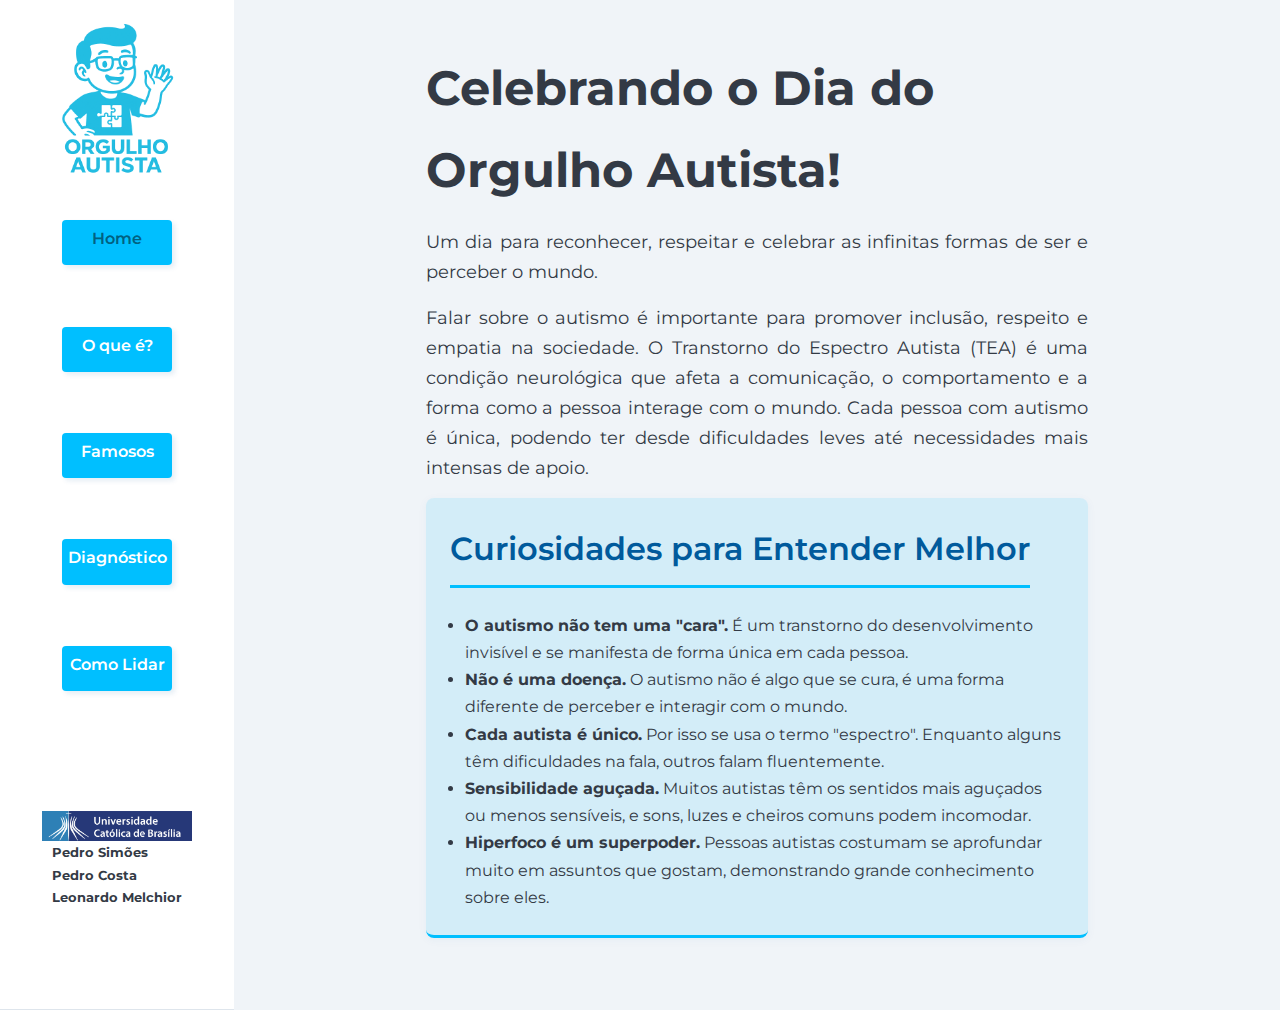
<file: index.html>
<!DOCTYPE html>
<html lang="pt-br">
<head>
    <meta charset="UTF-8">
    <meta name="viewport" content="width=device-width, initial-scale=1.0">
    <title>Dia do Orgulho Autista - Celebrando a Neurodiversidade</title>
    <link rel="stylesheet" href="style.css">
</head>
<body>
    <header class="site-header">
        
        <div class="container">
            <a href="index.html"><img src="logo.png" alt="Logo NeuroDiverso" style="width: 170px;"></a>
            <nav class="main-nav" >
                <div class="nav-div" id="nav-active">
                    <a href="index.html" id="active">Home</a>
                </div>
                <div class="nav-div">
                    <a href="o-que-e.html">O que é?</a>
                </div>
                <div class="nav-div">
                    <a href="famosos.html">Famosos</a>
                </div>
                <div class="nav-div">
                    <a href="diagnostico.html">Diagnóstico</a>
                </div>
                <div class="nav-div">
                    <a href="como-lidar.html">Como Lidar</a>
                </div>
            </nav>
        </div>

        <div id="names" >
            <img src="./Captura de tela 2025-06-13 204924.png" style="width: 150px; margin-top: 80px">
            <h5 >
                Pedro Simões <br>
                Pedro Costa <br>
                Leonardo Melchior <br>
            </h5>
            
        </div>
        
    </header>

    <main class="main-content">
        <h1>Celebrando o Dia do Orgulho Autista!</h1>
        <p class="subtitle">Um dia para reconhecer, respeitar e celebrar as infinitas formas de ser e perceber o mundo.</p>
        
        <p>Falar sobre o autismo é importante para promover inclusão, respeito e empatia na sociedade.  O Transtorno do Espectro Autista (TEA) é uma condição neurológica que afeta a comunicação, o comportamento e a forma como a pessoa interage com o mundo.  Cada pessoa com autismo é única, podendo ter desde dificuldades leves até necessidades mais intensas de apoio. </p>
        
        <div class="card">
            <h2>Curiosidades para Entender Melhor</h2>
            <ul class="styled-list">
                <li><strong>O autismo não tem uma "cara".</strong> É um transtorno do desenvolvimento invisível e se manifesta de forma única em cada pessoa. </li>
                <li><strong>Não é uma doença.</strong> O autismo não é algo que se cura, é uma forma diferente de perceber e interagir com o mundo. </li>
                <li><strong>Cada autista é único.</strong> Por isso se usa o termo "espectro".  Enquanto alguns têm dificuldades na fala, outros falam fluentemente. </li>
                <li><strong>Sensibilidade aguçada.</strong> Muitos autistas têm os sentidos mais aguçados ou menos sensíveis, e sons, luzes e cheiros comuns podem incomodar. </li>
                <li><strong>Hiperfoco é um superpoder.</strong> Pessoas autistas costumam se aprofundar muito em assuntos que gostam, demonstrando grande conhecimento sobre eles. </li>
            </ul>
        </div>
    </main>

</body>
</html>
</file>
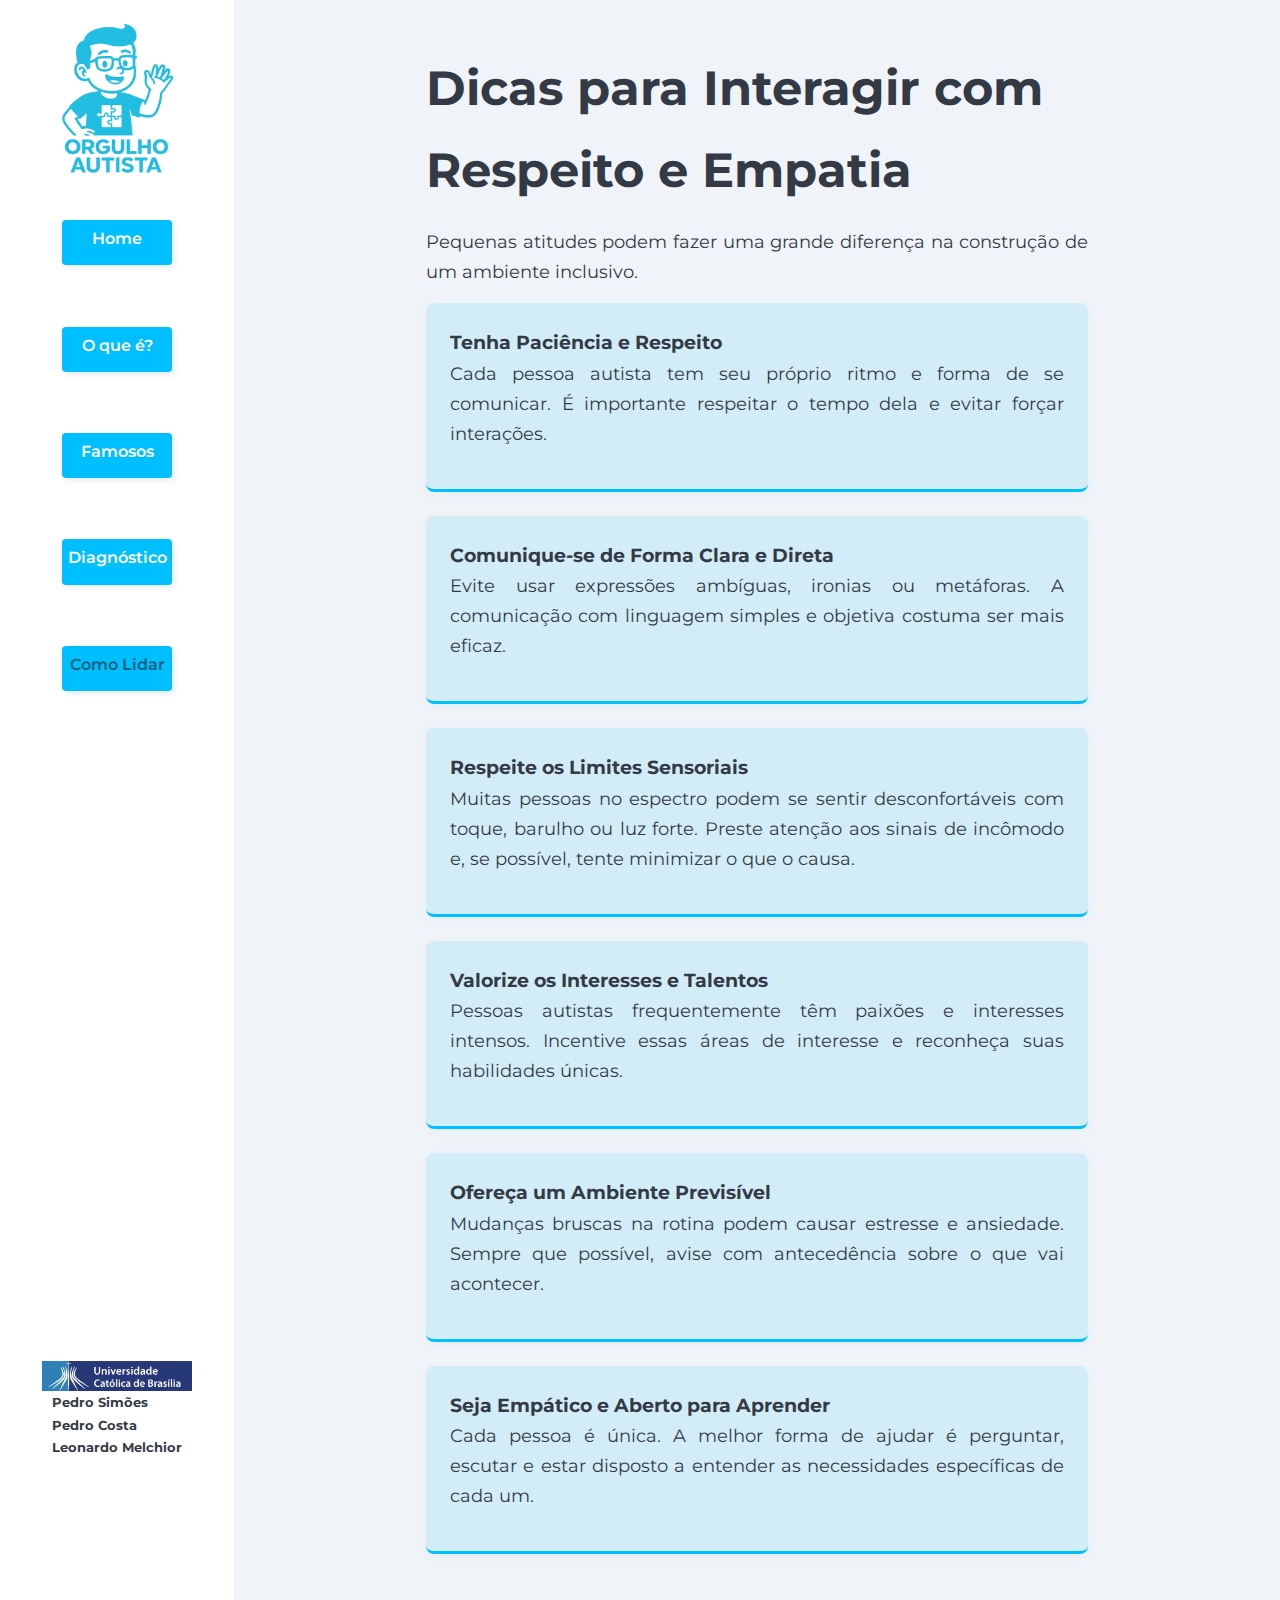
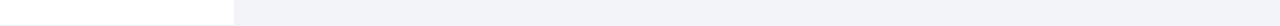
<file: como-lidar.html>
<!DOCTYPE html>
<html lang="pt-br">
<head>
    <meta charset="UTF-8">
    <meta name="viewport" content="width=device-width, initial-scale=1.0">
    <title>Como Lidar e Apoiar - NeuroDiverso</title>
    <link rel="stylesheet" href="style.css">
</head>
<body>
    <header class="site-header">
        <div class="container">
            <a href="index.html"><img src="logo.png" alt="Logo NeuroDiverso" style="width: 170px;"></a>
            <nav class="main-nav" >
                <div class="nav-div" >
                    <a href="index.html" >Home</a>
                </div>
                <div class="nav-div">
                    <a href="o-que-e.html">O que é?</a>
                </div>
                <div class="nav-div">
                    <a href="famosos.html">Famosos</a>
                </div>
                <div class="nav-div" >
                    <a href="diagnostico.html" >Diagnóstico</a>
                </div>
                <div class="nav-div" id="nav-active">
                    <a href="como-lidar.html" id="active">Como Lidar</a>
                </div>
            </nav>
        </div>

        <div id="names" style="margin-top: 190px;">
            <img src="./Captura de tela 2025-06-13 204924.png" style="width: 150px; margin-top: 480px">
            <h5 >
                Pedro Simões <br>
                Pedro Costa <br>
                Leonardo Melchior <br>
            </h5>
            
        </div>
        
    </header>

    <main class="main-content">
        <h1>Dicas para Interagir com Respeito e Empatia</h1>
        <p class="subtitle">Pequenas atitudes podem fazer uma grande diferença na construção de um ambiente inclusivo.</p>
        
        <div class="card">
            <h3>Tenha Paciência e Respeito </h3>
            <p>Cada pessoa autista tem seu próprio ritmo e forma de se comunicar.  É importante respeitar o tempo dela e evitar forçar interações. </p>
        </div>
        
        <div class="card">
            <h3>Comunique-se de Forma Clara e Direta </h3>
            <p>Evite usar expressões ambíguas, ironias ou metáforas.  A comunicação com linguagem simples e objetiva costuma ser mais eficaz. </p>
        </div>

        <div class="card">
            <h3>Respeite os Limites Sensoriais </h3>
            <p>Muitas pessoas no espectro podem se sentir desconfortáveis com toque, barulho ou luz forte.  Preste atenção aos sinais de incômodo e, se possível, tente minimizar o que o causa. </p>
        </div>

        <div class="card">
            <h3>Valorize os Interesses e Talentos </h3>
            <p>Pessoas autistas frequentemente têm paixões e interesses intensos.  Incentive essas áreas de interesse e reconheça suas habilidades únicas. </p>
        </div>

        <div class="card">
            <h3>Ofereça um Ambiente Previsível </h3>
            <p>Mudanças bruscas na rotina podem causar estresse e ansiedade.  Sempre que possível, avise com antecedência sobre o que vai acontecer. </p>
        </div>

        <div class="card">
            <h3>Seja Empático e Aberto para Aprender </h3>
            <p>Cada pessoa é única.  A melhor forma de ajudar é perguntar, escutar e estar disposto a entender as necessidades específicas de cada um. </p>
        </div>
    </main>

</body>
</html>
</file>
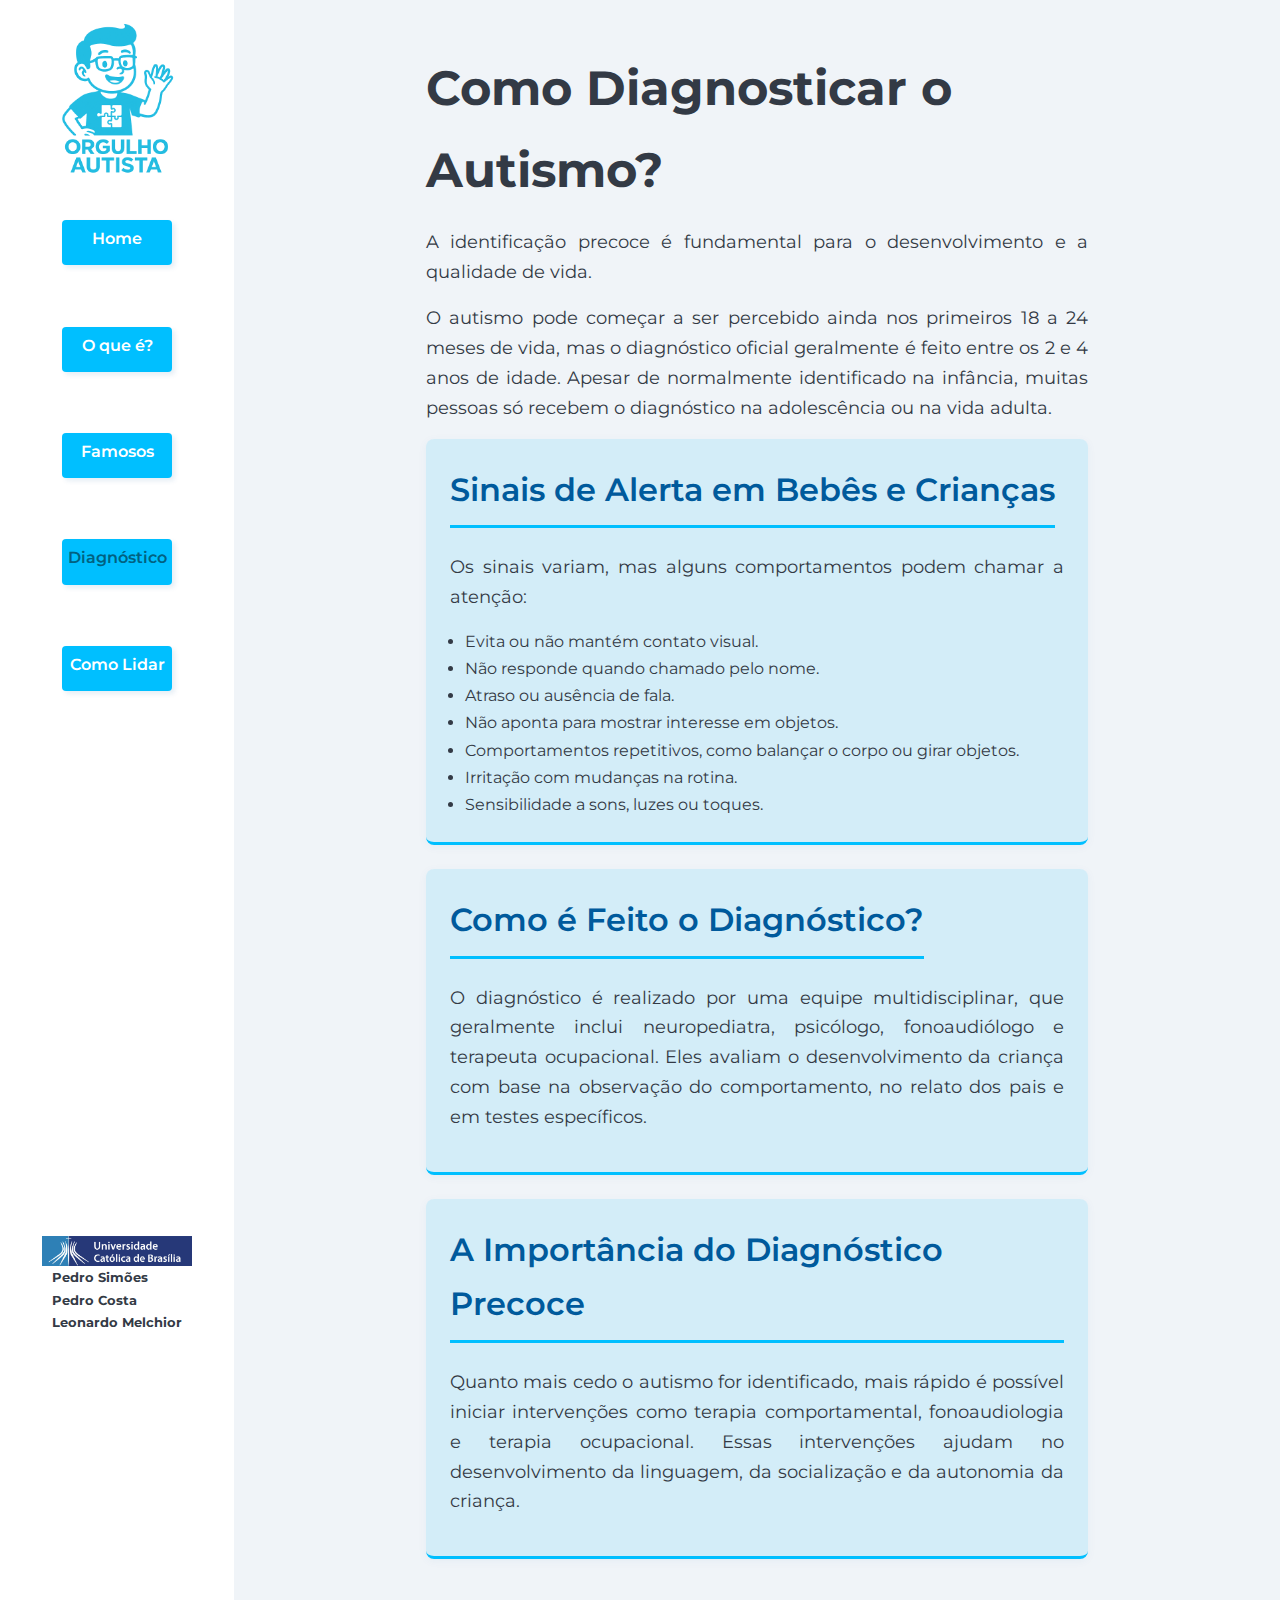
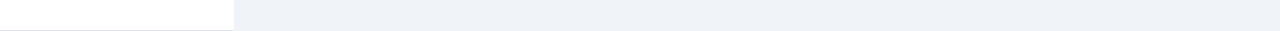
<file: diagnostico.html>
<!DOCTYPE html>
<html lang="pt-br">
<head>
    <meta charset="UTF-8">
    <meta name="viewport" content="width=device-width, initial-scale=1.0">
    <title>Diagnóstico do Autismo - NeuroDiverso</title>
    <link rel="stylesheet" href="style.css">
</head>
<body>
    <header class="site-header">
        <div class="container">
            <a href="index.html"><img src="logo.png" alt="Logo NeuroDiverso" style="width: 170px;"></a>
            <nav class="main-nav" >
                <div class="nav-div" >
                    <a href="index.html" >Home</a>
                </div>
                <div class="nav-div">
                    <a href="o-que-e.html">O que é?</a>
                </div>
                <div class="nav-div">
                    <a href="famosos.html">Famosos</a>
                </div>
                <div class="nav-div" id="nav-active">
                    <a href="diagnostico.html" id="active">Diagnóstico</a>
                </div>
                <div class="nav-div">
                    <a href="como-lidar.html">Como Lidar</a>
                </div>
            </nav>
        </div>

        <div id="names" style="margin-top: 310px;">
            <img src="./Captura de tela 2025-06-13 204924.png" style="width: 150px; margin-top: 235px">
            <h5 >
                Pedro Simões <br>
                Pedro Costa <br>
                Leonardo Melchior <br>
            </h5>
            
        </div>
        
    </header>

    <main class="main-content">
        <h1>Como Diagnosticar o Autismo?</h1>
        <p class="subtitle">A identificação precoce é fundamental para o desenvolvimento e a qualidade de vida.</p>
        
        <p>O autismo pode começar a ser percebido ainda nos primeiros 18 a 24 meses de vida, mas o diagnóstico oficial geralmente é feito entre os 2 e 4 anos de idade.  Apesar de normalmente identificado na infância, muitas pessoas só recebem o diagnóstico na adolescência ou na vida adulta. </p>

        <div class="card">
            <h2>Sinais de Alerta em Bebês e Crianças</h2>
            <p>Os sinais variam, mas alguns comportamentos podem chamar a atenção: </p>
            <ul class="styled-list">
                <li>Evita ou não mantém contato visual. </li>
                <li>Não responde quando chamado pelo nome. </li>
                <li>Atraso ou ausência de fala. </li>
                <li>Não aponta para mostrar interesse em objetos. </li>
                <li>Comportamentos repetitivos, como balançar o corpo ou girar objetos. </li>
                <li>Irritação com mudanças na rotina. </li>
                <li>Sensibilidade a sons, luzes ou toques. </li>
            </ul>
        </div>

        <div class="card">
            <h2>Como é Feito o Diagnóstico?</h2>
            <p>O diagnóstico é realizado por uma equipe multidisciplinar, que geralmente inclui neuropediatra, psicólogo, fonoaudiólogo e terapeuta ocupacional.  Eles avaliam o desenvolvimento da criança com base na observação do comportamento, no relato dos pais e em testes específicos. </p>
        </div>

        <div class="card">
            <h2>A Importância do Diagnóstico Precoce</h2>
            <p>Quanto mais cedo o autismo for identificado, mais rápido é possível iniciar intervenções como terapia comportamental, fonoaudiologia e terapia ocupacional.  Essas intervenções ajudam no desenvolvimento da linguagem, da socialização e da autonomia da criança. </p>
        </div>
    </main>

</body>
</html>
</file>
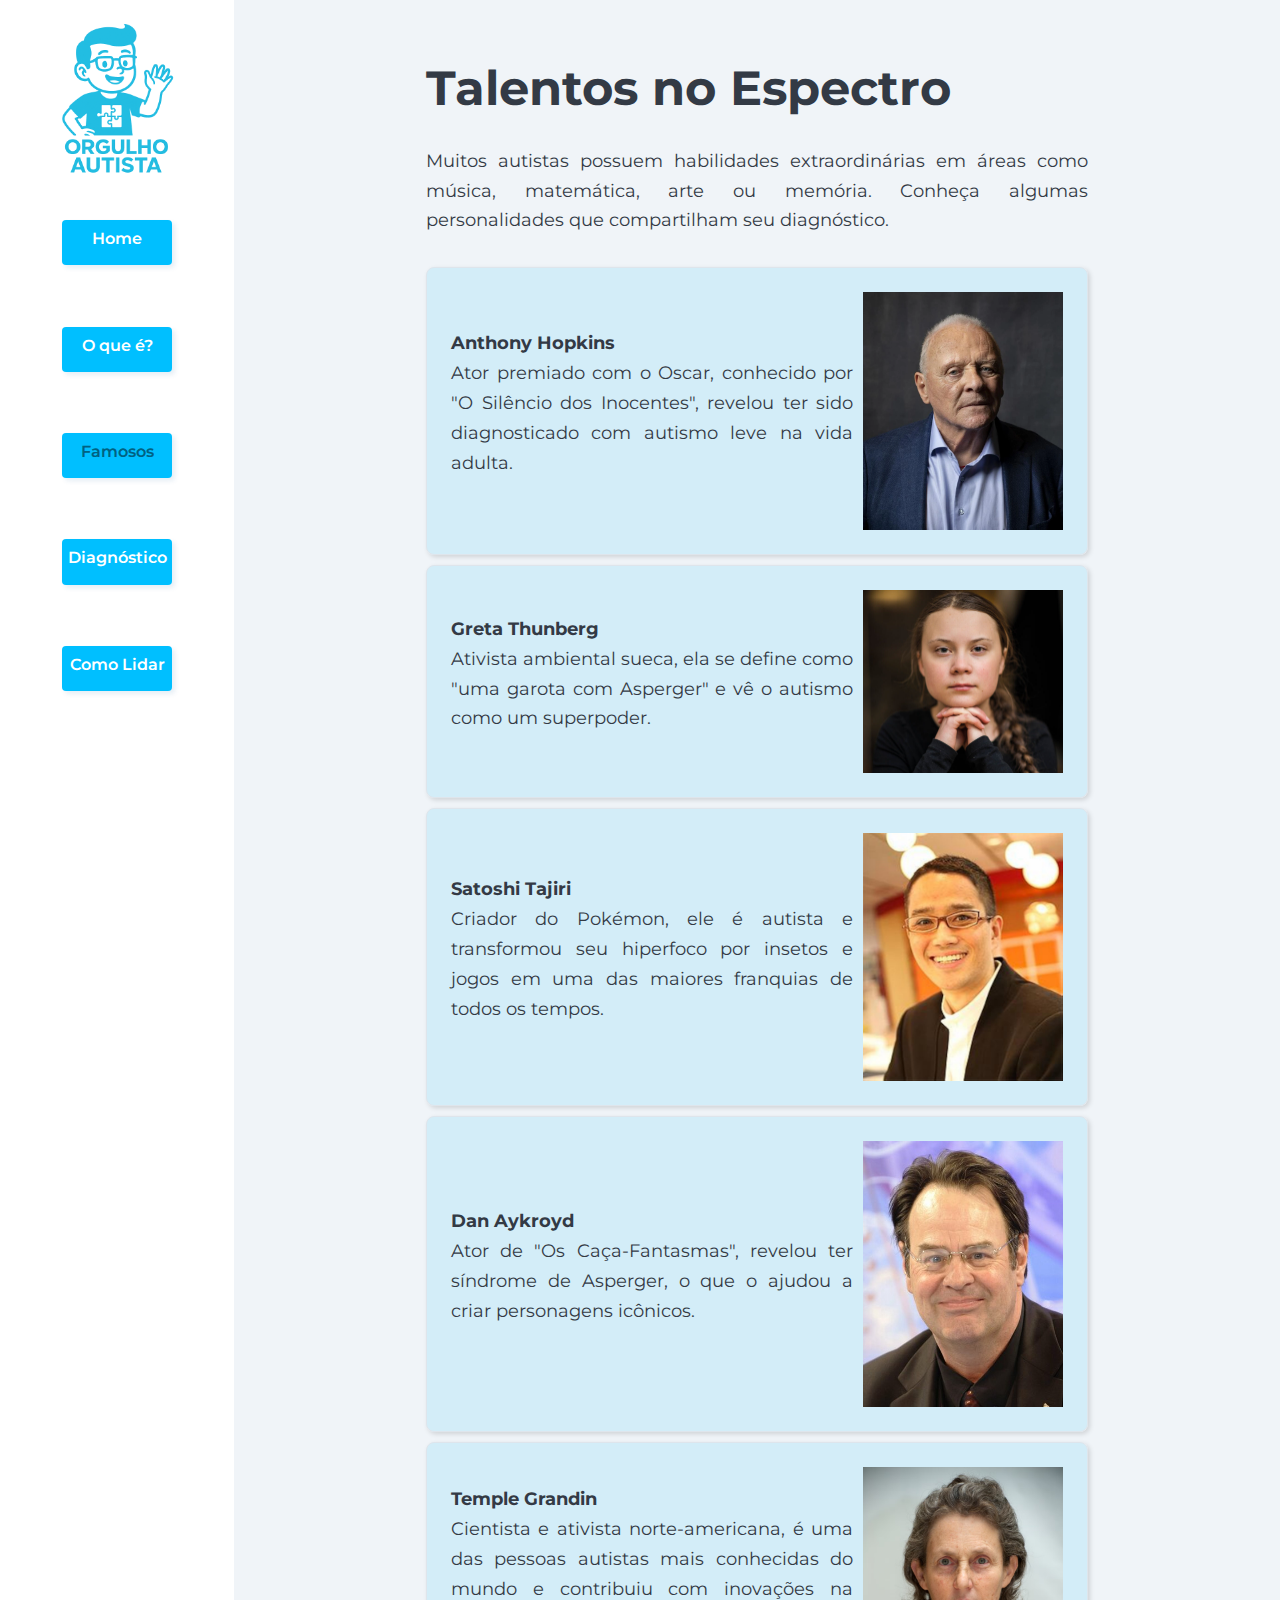
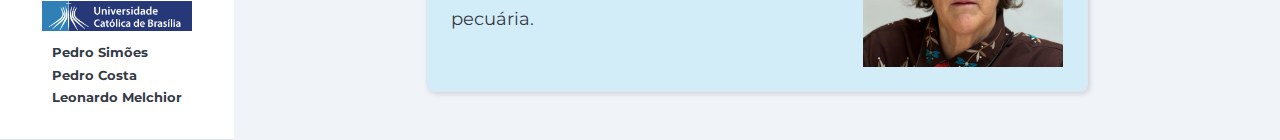
<file: famosos.html>
<!DOCTYPE html>
<html lang="pt-br">
<head>
    <meta charset="UTF-8">
    <meta name="viewport" content="width=device-width, initial-scale=1.0">
    <title>Famosos Autistas - NeuroDiverso</title>
    <link rel="stylesheet" href="style.css">
</head>
<body>
    <header class="site-header">
        <div class="container">
            <a href="index.html"><img src="logo.png" alt="Logo NeuroDiverso" style="width: 170px;"></a>
            <nav class="main-nav" >
                <div class="nav-div" >
                    <a href="index.html" >Home</a>
                </div>
                <div class="nav-div" >
                    <a href="o-que-e.html">O que é?</a>
                </div>
                <div class="nav-div" id="nav-active">
                    <a href="famosos.html" id="active">Famosos</a>
                </div>
                <div class="nav-div">
                    <a href="diagnostico.html">Diagnóstico</a>
                </div>
                <div class="nav-div">
                    <a href="como-lidar.html">Como Lidar</a>
                </div>
            </nav>
        </div>

        <div id="names">
            <img src="./Captura de tela 2025-06-13 204924.png" style="width: 150px; margin-bottom: 10px;margin-top: 870px;">
            <h5 >
                Pedro Simões <br>
                Pedro Costa <br>
                Leonardo Melchior <br>
            </h5>
            
        </div>
    </header>

    <main class="main-content">
        <h1>Talentos no Espectro</h1>
        <p class="subtitle">Muitos autistas possuem habilidades extraordinárias em áreas como música, matemática, arte ou memória.  Conheça algumas personalidades que compartilham seu diagnóstico.</p>
        
        <div id="famosos-container">
            <div class="famoso-card">
                <p><strong>Anthony Hopkins</strong><br>
                Ator premiado com o Oscar, conhecido por "O Silêncio dos Inocentes", revelou ter sido diagnosticado com autismo leve na vida adulta.
                </p>
                <img src="./img-famosos/antony.png" width="200px">
            </div>
            <div class="famoso-card">
                <p><strong>Greta Thunberg</strong><br>
                Ativista ambiental sueca, ela se define como "uma garota com Asperger" e vê o autismo como um superpoder.
                </p>
                <img src="./img-famosos/greta.png" width="200px">
            </div>
            <div class="famoso-card">
                <p><strong>Satoshi Tajiri</strong><br>
                Criador do Pokémon, ele é autista e transformou seu hiperfoco por insetos e jogos em uma das maiores franquias de todos os tempos.
                </p>
                <img src="./img-famosos/satoshi.png" width="200px">
            </div>
            <div class="famoso-card">
                <p><strong>Dan Aykroyd</strong><br>
                Ator de "Os Caça-Fantasmas", revelou ter síndrome de Asperger, o que o ajudou a criar personagens icônicos.
                </p>
                <img src="./img-famosos/dan.png" width="200px">
            </div>
            <div class="famoso-card">
                <p><strong>Temple Grandin</strong><br>
                Cientista e ativista norte-americana, é uma das pessoas autistas mais conhecidas do mundo e contribuiu com inovações na pecuária.
                </p>
                <img src="./img-famosos/temple.png" width="200px">
            </div>
        </div>
            

    </main>

</body>
</html>
</file>
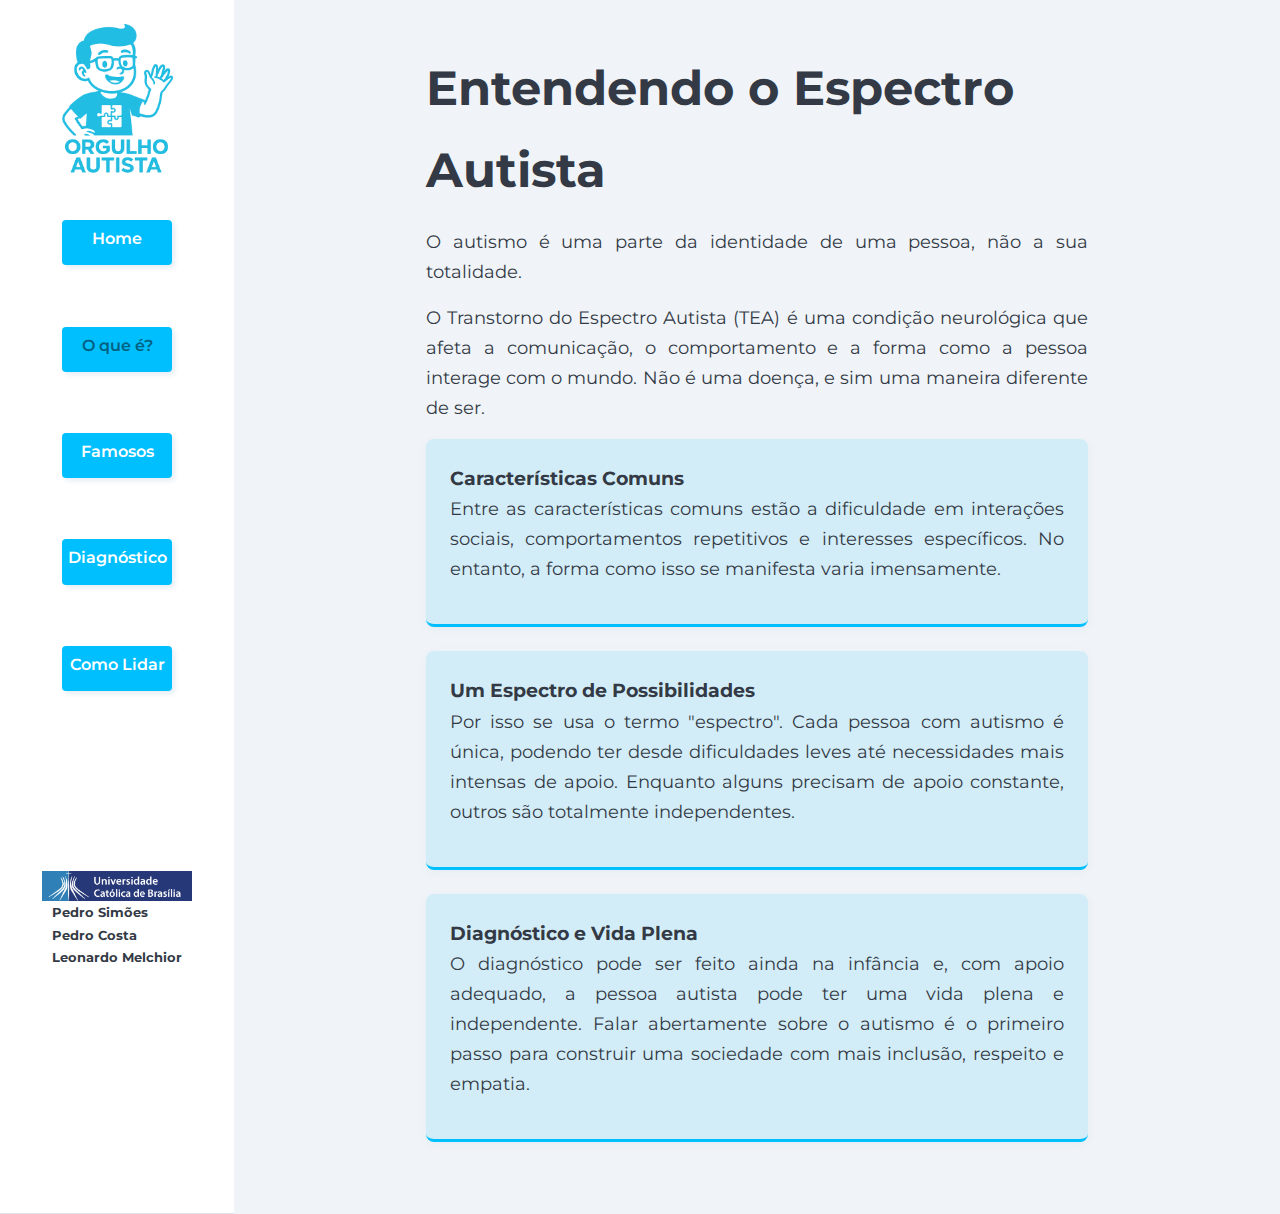
<file: o-que-e.html>
<!DOCTYPE html>
<html lang="pt-br">
<head>
    <meta charset="UTF-8">
    <meta name="viewport" content="width=device-width, initial-scale=1.0">
    <title>O que é Autismo? - NeuroDiverso</title>
    <link rel="stylesheet" href="style.css">
</head>
<body>
    <header class="site-header">
        <div class="container">
            <a href="index.html"><img src="logo.png" alt="Logo NeuroDiverso" style="width: 170px;"></a>
            <nav class="main-nav" >
                <div class="nav-div" >
                    <a href="index.html" >Home</a>
                </div>
                <div class="nav-div" id="nav-active">
                    <a href="o-que-e.html" id="active">O que é?</a>
                </div>
                <div class="nav-div">
                    <a href="famosos.html">Famosos</a>
                </div>
                <div class="nav-div">
                    <a href="diagnostico.html">Diagnóstico</a>
                </div>
                <div class="nav-div">
                    <a href="como-lidar.html">Como Lidar</a>
                </div>
            </nav>
        </div>

        <div id="names">
            <img src="./Captura de tela 2025-06-13 204924.png" style="width: 150px; margin-top: 140px">
            <h5 >
                Pedro Simões <br>
                Pedro Costa <br>
                Leonardo Melchior <br>
            </h5>
            
        </div>
    </header>

    <main class="main-content">
        <h1>Entendendo o Espectro Autista</h1>
        <p class="subtitle">O autismo é uma parte da identidade de uma pessoa, não a sua totalidade.</p>

        <p>O Transtorno do Espectro Autista (TEA) é uma condição neurológica que afeta a comunicação, o comportamento e a forma como a pessoa interage com o mundo.  Não é uma doença, e sim uma maneira diferente de ser. </p>
        
        <div class="card">
            <h3>Características Comuns</h3>
            <p>Entre as características comuns estão a dificuldade em interações sociais, comportamentos repetitivos e interesses específicos.  No entanto, a forma como isso se manifesta varia imensamente.</p>
        </div>

        <div class="card">
            <h3>Um Espectro de Possibilidades</h3>
            <p>Por isso se usa o termo "espectro".  Cada pessoa com autismo é única, podendo ter desde dificuldades leves até necessidades mais intensas de apoio.  Enquanto alguns precisam de apoio constante, outros são totalmente independentes. </p>
        </div>
        
        <div class="card">
            <h3>Diagnóstico e Vida Plena</h3>
            <p>O diagnóstico pode ser feito ainda na infância e, com apoio adequado, a pessoa autista pode ter uma vida plena e independente.  Falar abertamente sobre o autismo é o primeiro passo para construir uma sociedade com mais inclusão, respeito e empatia. </p>
        </div>
    </main>

</body>
</html>
</file>
<file: style.css>
/* --- Reset Básico e Importação da Fonte --- */
@import url('https://fonts.googleapis.com/css2?family=Montserrat:wght@400;600;700&display=swap');

* {
    margin: 0;
    padding: 0;
    box-sizing: border-box;
}

body {
    display: flex;
    flex-direction: row;
    font-family: 'Montserrat', sans-serif;
    line-height: 1.7;
    background-color: #f0f4f8; /* Cinza azulado de fundo */
    color: #333a45;
}

p { 
    text-align: justify;
}

#names {
    margin-top: 40px;
    display: flex;
    flex-direction: column;
    align-items: center;
    justify-content: center;
    bottom: 0;
    left: 0;
    width: 100%;
    z-index: 100;
}
.site-header {
    position: relative;
}

.styled-list {
    margin-left: 15px;
}

/* --- Container Principal --- */
.container {
    display: flex;
    flex-direction: column;
    margin: 0 auto;
    padding: 0 2rem;
}

/* --- Cabeçalho e Navegação (Novo Estilo) --- */
.site-header {
    
    width: 250px;
    background-color: #ffffff;
    padding: 1rem 0;
    border-bottom: 1px solid #dee5ec;
}

.site-header .container {
    display: flex;
    justify-content: space-between;
    align-items: center;
}

.logo {
    font-size: 1.8rem;
    font-weight: 700;
    text-decoration: none;
    color: #005A9C; /* Azul Primário */
}

.logo span {
    color: #00BFFF; /* Azul vibrante */
    font-weight: 600;
}

.main-nav ul {
    list-style: none;
}

.main-nav ul li {
    display: inline;
    margin-left: 30px;
}

.nav-div {
    margin-top: 10px;
    padding: 5px;
    width: 110px;
    display: flex;
    align-items: center;
    justify-content: center;
    background-color: #00BFFF; /* Azul vibrante */
    border-radius: 4px;
    box-shadow: 3px 3px 5px rgba(0, 90, 156, 0.1);
    text-align: center;
}

.nav-div:hover {
    transform: scale(1.05);
}

.main-nav a {
    display: inline-block;
    width: fit-content;
    height: fit-content;
    vertical-align: middle;
    text-decoration: none;
    color: #ffffff; /* Branco */
    font-weight: 600;
    padding-bottom: 8px;
    transition: color 0.3s ease;
}

#active {
    color: #016181; /* Azul vibrante */
}
#nav-active:hover {
    transform: scale(1);
}

.main-nav a:hover::after,
.main-nav a.active::after {
    transform: scale(1.1rem, 1.1rem);
    width: 100%;
}

.main-nav {
    display: flex;
    gap: 3.2rem;
    flex-direction: column;
    justify-content: center;
    margin-top: 1rem;
}

/* --- Conteúdo Principal (Novo Estilo) --- */
.main-content {
    /* Margens laterais de 15% */
    margin: 3rem 15%; 
    padding: 0; /* Removido padding para dar espaço aos blocos */
}

.content-block {
    background-color: #ffffff;
    padding: 2.5rem 3rem;
    border-radius: 8px;
    box-shadow: 0 2px 10px rgba(0, 90, 156, 0.05);
    margin-bottom: 2rem;
}

.content-block.hero {
    background-color: #005A9C;
    color: #ffffff;
    text-align: center;
}

.content-block.hero h1 {
    color: #ffffff;
}

.main-content h1 {
    font-size: 3rem;
    font-weight: 700;
    margin-bottom: 1rem;
}

.main-content h2 {
    font-size: 2rem;
    font-weight: 600;
    color: #005A9C;
    margin-bottom: 1.5rem;
    padding-bottom: 0.5rem;
    border-bottom: 3px solid #00BFFF;
    display: inline-block;
}

.main-content p {
    font-size: 1.1rem;
    margin-bottom: 1rem;
}

/* --- Layouts de Grid e Estilos de Lista (Novo Estilo) --- */
.grid-container {
    display: grid;
    grid-template-columns: repeat(auto-fit, minmax(300px, 1fr));
    gap: 1.5rem;
}

.grid-item {
    background-color: #f8fafc;
    padding: 1.5rem;
    border-radius: 8px;
    border-top: 5px solid #00BFFF;
}

.grid-item h3 {
    color: #005A9C;
    margin-bottom: 1rem;
}

.info-list {
    list-style: none;
    padding-left: 0;
}

.info-list li {
    padding: 10px 0;
    display: flex;
    align-items: flex-start;
    border-bottom: 1px solid #eef2f6;
}

.info-list li:last-child {
    border: none;
}

.info-list li::before {
    content: '→';
    color: #00BFFF;
    font-weight: bold;
    font-size: 1.5rem;
    margin-right: 15px;
    line-height: 1.4;
}

.card {
    border-bottom:  #00bfff 3px solid;
    background-color: #00bfff1e;
    border-radius: 8px;
    box-shadow: 0 2px 10px rgba(0, 90, 156, 0.05);
    padding: 1.5rem;
    margin-bottom: 1.5rem;
}

#famosos-container {
    width: 100%;
    display: flex;
    flex-direction: row;
    flex-wrap: wrap;
    justify-content: center;
    gap: 10px;
    margin-top: 2rem;
}   

.famoso-card {
    display: flex;
    flex-direction: row;
    align-items: center;
    justify-content: center;
    text-align: justify;
    width: 100%;
    background-color: #00bfff1e;
    border: 1px solid #dee5ec;
    padding: 1.5rem;
    border-radius: 8px;
    box-shadow: 2px 2px 5px rgba(0, 0, 0, 0.137);
}

.famoso-card p {
    margin-right: 10px;
}
</file>
